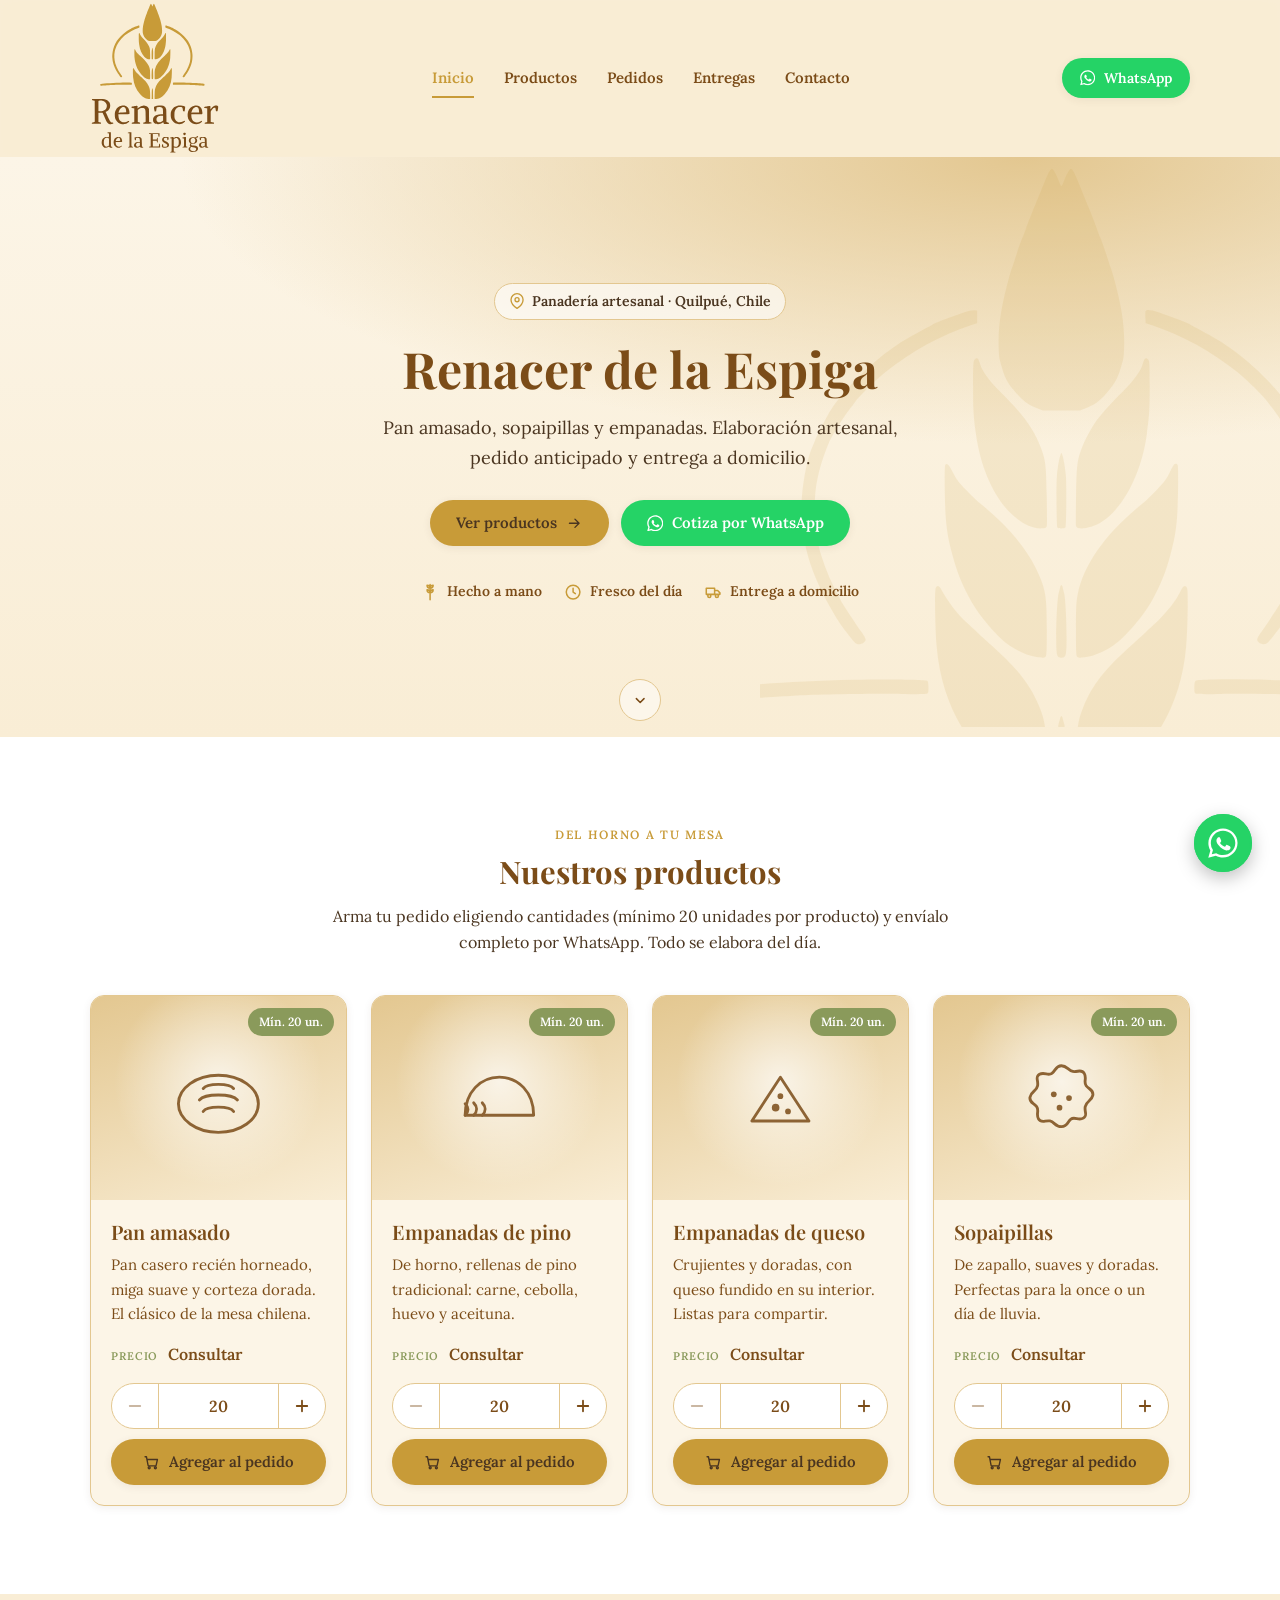
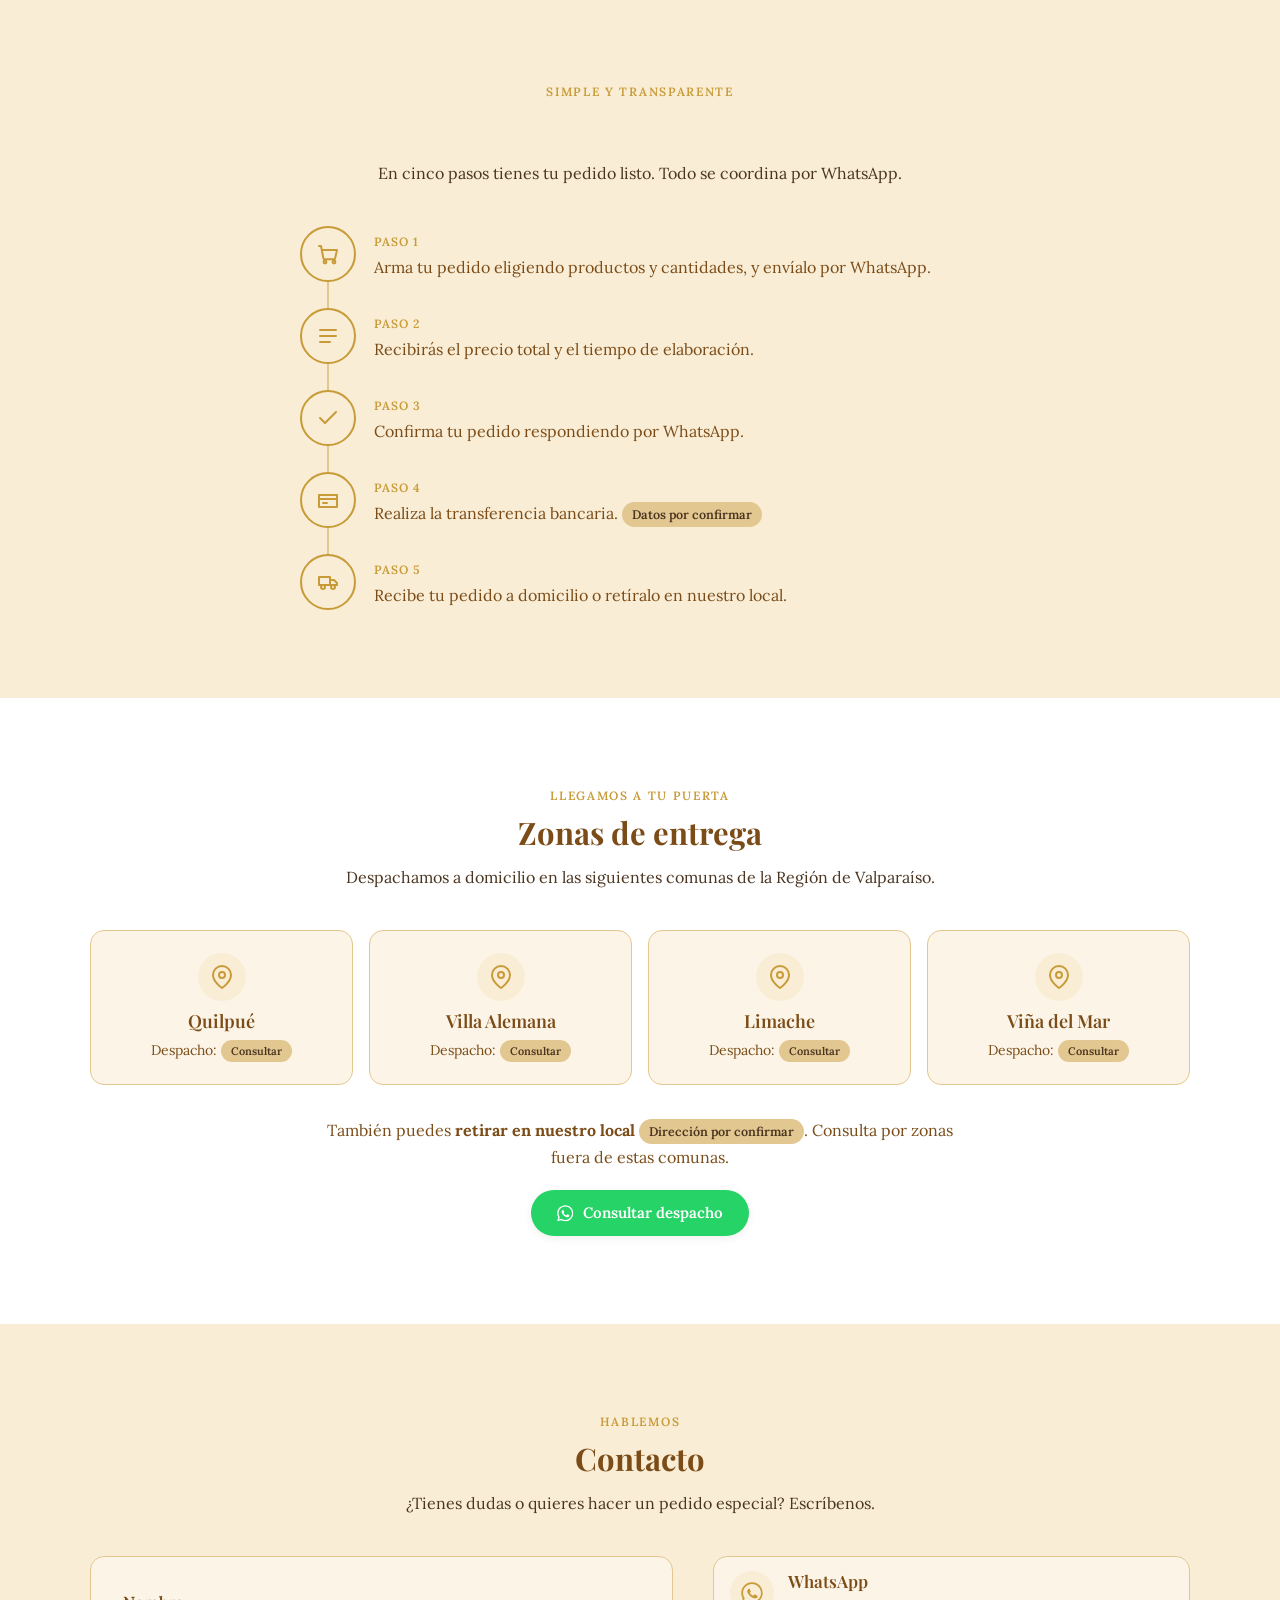
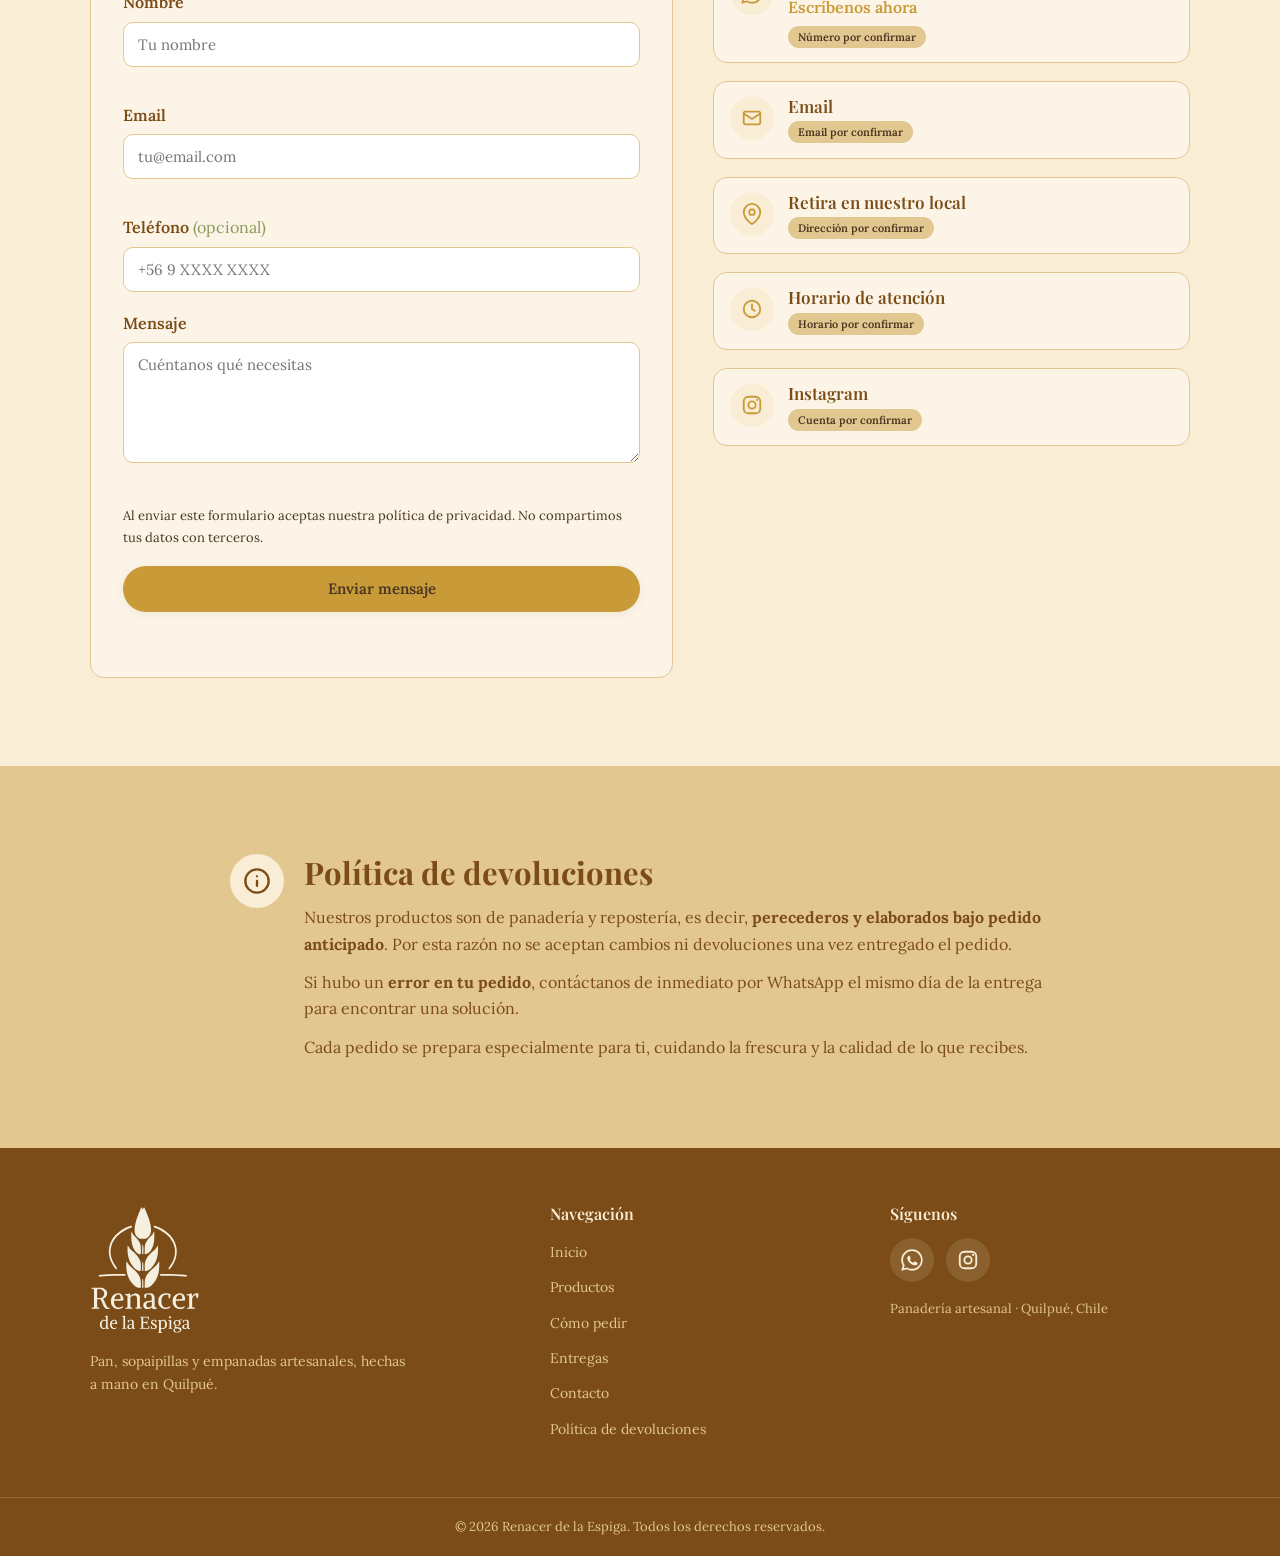
<file: index.html>
<!DOCTYPE html>
<html lang="es">
<head>
  <meta charset="UTF-8">
  <meta name="viewport" content="width=device-width, initial-scale=1.0">

  <title>Renacer de la Espiga · Panadería artesanal en Quilpué</title>
  <meta name="description" content="Pan amasado, sopaipillas y empanadas artesanales en Quilpué. Elaboración del día, pedido anticipado y entrega a domicilio en Quilpué, Villa Alemana, Limache y Viña del Mar.">
  <meta name="keywords" content="panadería Quilpué, pan amasado, sopaipillas, empanadas, artesanal, entrega a domicilio, Renacer de la Espiga">
  <meta name="author" content="Renacer de la Espiga">
  <meta name="robots" content="index, follow">
  <meta name="theme-color" content="#F9EDD5">
  <link rel="canonical" href="https://renacerdelaespiga.cl/">
  <link rel="manifest" href="manifest.webmanifest">

  <!-- Open Graph -->
  <meta property="og:type" content="website">
  <meta property="og:title" content="Renacer de la Espiga · Panadería artesanal en Quilpué">
  <meta property="og:description" content="Pan amasado, sopaipillas y empanadas artesanales. Pedido anticipado y entrega a domicilio en Quilpué y alrededores.">
  <meta property="og:url" content="https://renacerdelaespiga.cl/">
  <meta property="og:image" content="https://renacerdelaespiga.cl/assets/img/og-cover.png">
  <meta property="og:image:width" content="1200">
  <meta property="og:image:height" content="630">
  <meta property="og:locale" content="es_CL">
  <meta property="og:site_name" content="Renacer de la Espiga">

  <!-- Twitter Card -->
  <meta name="twitter:card" content="summary_large_image">
  <meta name="twitter:title" content="Renacer de la Espiga · Panadería artesanal en Quilpué">
  <meta name="twitter:description" content="Pan amasado, sopaipillas y empanadas artesanales. Pedido anticipado y entrega a domicilio.">
  <meta name="twitter:image" content="https://renacerdelaespiga.cl/assets/img/og-cover.png">

  <!-- Favicon e iconos -->
  <link rel="icon" type="image/svg+xml" href="assets/logo/favicon.svg">
  <link rel="apple-touch-icon" href="assets/img/apple-touch-icon.png">

  <!-- Fonts (Google Fonts) -->
  <link rel="preconnect" href="https://fonts.googleapis.com">
  <link rel="preconnect" href="https://fonts.gstatic.com" crossorigin>
  <link href="https://fonts.googleapis.com/css2?family=Lora:wght@400;500;600&family=Playfair+Display:wght@500;600;700&display=swap" rel="stylesheet">

  <!-- Estilos -->
  <link rel="stylesheet" href="css/styles.css">

  <!-- Datos estructurados: negocio local -->
  <script type="application/ld+json">
  {
    "@context": "https://schema.org",
    "@type": "Bakery",
    "name": "Renacer de la Espiga",
    "description": "Panadería artesanal en Quilpué. Pan amasado, sopaipillas y empanadas con pedido anticipado y entrega a domicilio.",
    "image": "https://renacerdelaespiga.cl/assets/img/og-cover.png",
    "url": "https://renacerdelaespiga.cl/",
    "priceRange": "$$",
    "servesCuisine": "Panadería artesanal",
    "areaServed": ["Quilpué", "Villa Alemana", "Limache", "Viña del Mar"],
    "address": {
      "@type": "PostalAddress",
      "addressLocality": "Quilpué",
      "addressRegion": "Valparaíso",
      "addressCountry": "CL"
    }
  }
  </script>

  <!-- Datos estructurados: catálogo de productos -->
  <!-- NOTA: cuando se confirmen los precios, añadir a cada item un bloque
       "offers": { "@type": "Offer", "priceCurrency": "CLP", "price": "0000",
       "availability": "https://schema.org/PreOrder" } -->
  <script type="application/ld+json">
  {
    "@context": "https://schema.org",
    "@type": "ItemList",
    "name": "Catálogo Renacer de la Espiga",
    "itemListElement": [
      { "@type": "ListItem", "position": 1, "item": { "@type": "Product", "name": "Pan amasado", "description": "Pan casero recién horneado, miga suave y corteza dorada.", "brand": { "@type": "Brand", "name": "Renacer de la Espiga" } } },
      { "@type": "ListItem", "position": 2, "item": { "@type": "Product", "name": "Empanadas de pino", "description": "De horno, rellenas de pino tradicional: carne, cebolla, huevo y aceituna.", "brand": { "@type": "Brand", "name": "Renacer de la Espiga" } } },
      { "@type": "ListItem", "position": 3, "item": { "@type": "Product", "name": "Empanadas de queso", "description": "Crujientes y doradas, con queso fundido en su interior.", "brand": { "@type": "Brand", "name": "Renacer de la Espiga" } } },
      { "@type": "ListItem", "position": 4, "item": { "@type": "Product", "name": "Sopaipillas", "description": "De zapallo, suaves y doradas. Perfectas para la once.", "brand": { "@type": "Brand", "name": "Renacer de la Espiga" } } }
    ]
  }
  </script>
</head>
<body>
  <!-- ============================================================
       SPRITE DE ICONOS — definidos una sola vez, se referencian con
       <svg class="icon"><use href="#ic-..."></use></svg>
       ============================================================ -->
  <svg class="svg-sprite" aria-hidden="true" focusable="false" xmlns="http://www.w3.org/2000/svg">
    <defs>
      <symbol id="ic-wa" viewBox="0 0 32 32"><path fill="currentColor" d="M16 .4C7.4.4.4 7.4.4 16c0 2.8.7 5.5 2.1 7.9L.3 31.7l8-2.1c2.3 1.3 4.9 1.9 7.6 1.9 8.6 0 15.6-7 15.6-15.6S24.6.4 16 .4zm0 28.5c-2.4 0-4.7-.6-6.7-1.8l-.5-.3-4.8 1.3 1.3-4.6-.3-.5a12.7 12.7 0 0 1-2-6.7C2.9 8.8 8.8 2.9 16 2.9S29.1 8.8 29.1 16 23.2 28.9 16 28.9zm7.2-9.6c-.4-.2-2.3-1.1-2.7-1.3-.4-.1-.6-.2-.9.2-.3.4-1 1.3-1.2 1.5-.2.2-.4.3-.8.1-.4-.2-1.7-.6-3.2-2-.6-.5-1-1.1-1.4-1.5-.3-.4 0-.6.2-.8.2-.2.4-.4.5-.7.2-.2.2-.4.4-.6.1-.3 0-.5 0-.7-.1-.2-.9-2.1-1.2-2.9-.3-.8-.6-.7-.9-.7h-.7c-.2 0-.6.1-1 .5-.3.4-1.3 1.3-1.3 3.1s1.3 3.6 1.5 3.9c.2.2 2.6 4 6.3 5.5.9.4 1.6.6 2.1.8.9.3 1.7.2 2.3.1.7-.1 2.3-.9 2.6-1.8.3-.9.3-1.6.2-1.8-.1-.2-.3-.3-.7-.5z"/></symbol>
      <symbol id="ic-pin" viewBox="0 0 24 24" fill="none" stroke="currentColor" stroke-width="2" stroke-linecap="round" stroke-linejoin="round"><path d="M21 10c0 7-9 13-9 13s-9-6-9-13a9 9 0 0 1 18 0Z"/><circle cx="12" cy="10" r="3"/></symbol>
      <symbol id="ic-arrow-right" viewBox="0 0 24 24" fill="none" stroke="currentColor" stroke-width="2" stroke-linecap="round" stroke-linejoin="round"><path d="M5 12h14M13 6l6 6-6 6"/></symbol>
      <symbol id="ic-wheat" viewBox="0 0 24 24" fill="none" stroke="currentColor" stroke-width="2" stroke-linecap="round" stroke-linejoin="round"><path d="M12 2v20M12 7c0-2 1.5-4 4-4 0 2-1.5 4-4 4Zm0 0c0-2-1.5-4-4-4 0 2 1.5 4 4 4Zm0 6c0-2 1.5-4 4-4 0 2-1.5 4-4 4Zm0 0c0-2-1.5-4-4-4 0 2 1.5 4 4 4Z"/></symbol>
      <symbol id="ic-clock" viewBox="0 0 24 24" fill="none" stroke="currentColor" stroke-width="2" stroke-linecap="round" stroke-linejoin="round"><circle cx="12" cy="12" r="9"/><path d="M12 7v5l3 2"/></symbol>
      <symbol id="ic-truck" viewBox="0 0 24 24" fill="none" stroke="currentColor" stroke-width="2" stroke-linecap="round" stroke-linejoin="round"><path d="M3 7h11v8H3zM14 10h4l3 3v2h-7zM7 19a2 2 0 1 0 0-4 2 2 0 0 0 0 4Zm10 0a2 2 0 1 0 0-4 2 2 0 0 0 0 4Z"/></symbol>
      <symbol id="ic-chevron-down" viewBox="0 0 24 24" fill="none" stroke="currentColor" stroke-width="2" stroke-linecap="round" stroke-linejoin="round"><path d="M7 10l5 5 5-5"/></symbol>
      <symbol id="ic-chevron-up" viewBox="0 0 24 24" fill="none" stroke="currentColor" stroke-width="2" stroke-linecap="round" stroke-linejoin="round"><path d="M7 14l5-5 5 5"/></symbol>
      <symbol id="ic-list" viewBox="0 0 24 24" fill="none" stroke="currentColor" stroke-width="2" stroke-linecap="round" stroke-linejoin="round"><path d="M4 6h16M4 12h16M4 18h10"/></symbol>
      <symbol id="ic-check" viewBox="0 0 24 24" fill="none" stroke="currentColor" stroke-width="2" stroke-linecap="round" stroke-linejoin="round"><path d="M20 6 9 17l-5-5"/></symbol>
      <symbol id="ic-receipt" viewBox="0 0 24 24" fill="none" stroke="currentColor" stroke-width="2" stroke-linecap="round" stroke-linejoin="round"><path d="M3 7h18v12H3zM3 11h18M7 15h4"/></symbol>
      <symbol id="ic-mail" viewBox="0 0 24 24" fill="none" stroke="currentColor" stroke-width="2" stroke-linecap="round" stroke-linejoin="round"><rect x="3" y="5" width="18" height="14" rx="2"/><path d="m3 7 9 6 9-6"/></symbol>
      <symbol id="ic-instagram" viewBox="0 0 24 24" fill="none" stroke="currentColor" stroke-width="2"><rect x="3" y="3" width="18" height="18" rx="5"/><circle cx="12" cy="12" r="4"/><circle cx="17.5" cy="6.5" r="1.2" fill="currentColor" stroke="none"/></symbol>
      <symbol id="ic-info" viewBox="0 0 24 24" fill="none" stroke="currentColor" stroke-width="2" stroke-linecap="round" stroke-linejoin="round"><circle cx="12" cy="12" r="10"/><path d="M12 8v.01M12 12v4"/></symbol>
      <symbol id="ic-plus" viewBox="0 0 24 24" fill="none" stroke="currentColor" stroke-width="2.4" stroke-linecap="round"><path d="M12 5v14M5 12h14"/></symbol>
      <symbol id="ic-minus" viewBox="0 0 24 24" fill="none" stroke="currentColor" stroke-width="2.4" stroke-linecap="round"><path d="M5 12h14"/></symbol>
      <symbol id="ic-cart" viewBox="0 0 24 24" fill="none" stroke="currentColor" stroke-width="2" stroke-linecap="round" stroke-linejoin="round"><path d="M3 4h2l2.4 12.4a1 1 0 0 0 1 .8h9.7a1 1 0 0 0 1-.8L21 8H6"/><circle cx="9" cy="20" r="1.4"/><circle cx="18" cy="20" r="1.4"/></symbol>
      <symbol id="ic-trash" viewBox="0 0 24 24" fill="none" stroke="currentColor" stroke-width="2" stroke-linecap="round" stroke-linejoin="round"><path d="M4 7h16M9 7V5h6v2M6 7l1 13h10l1-13"/></symbol>
      <symbol id="ic-x" viewBox="0 0 24 24" fill="none" stroke="currentColor" stroke-width="2" stroke-linecap="round" stroke-linejoin="round"><path d="M6 6l12 12M18 6 6 18"/></symbol>
    </defs>
  </svg>

  <!-- Saltar al contenido (accesibilidad) -->
  <a class="skip-link" href="#inicio">Saltar al contenido</a>

  <!-- ===================== HEADER ===================== -->
  <header class="header" id="top">
    <div class="container header__inner">
      <a class="header__logo" href="#inicio" aria-label="Renacer de la Espiga, ir al inicio">
        <img src="assets/logo/logo-transparente.svg" alt="Logo Renacer de la Espiga" width="180" height="120">
      </a>

      <nav class="header__nav" aria-label="Navegación principal">
        <ul class="header__menu" id="navMenu">
          <li><a href="#inicio" class="is-active">Inicio</a></li>
          <li><a href="#productos">Productos</a></li>
          <li><a href="#pedidos">Pedidos</a></li>
          <li><a href="#entregas">Entregas</a></li>
          <li><a href="#contacto">Contacto</a></li>
        </ul>
      </nav>

      <a class="btn btn--whatsapp btn--sm header__cta" href="#" data-wa-cta>
        <svg class="icon" aria-hidden="true"><use href="#ic-wa"></use></svg>
        <span>WhatsApp</span>
      </a>

      <button class="header__toggle" id="navToggle" aria-label="Abrir menú" aria-expanded="false" aria-controls="navMenu">
        <span class="header__toggle-bar"></span>
        <span class="header__toggle-bar"></span>
        <span class="header__toggle-bar"></span>
      </button>
    </div>
  </header>

  <!-- Overlay para menú móvil -->
  <div class="nav-overlay" id="navOverlay" hidden></div>

  <main>
    <!-- ===================== HERO ===================== -->
    <section class="hero" id="inicio">
      <svg class="hero__wheat" viewBox="653 385 615 615" aria-hidden="true" focusable="false">
        <g transform="translate(0,2000) scale(0.1,-0.1)" fill="currentColor">
          <path d="M9688 16063 c-17 -38 -48 -111 -68 -163 -21 -52 -61 -151 -90 -220 -28 -69 -63 -159 -77 -200 -14 -41 -30 -84 -36 -95 -14 -26 -51 -129 -83 -235 -15 -47 -30 -94 -35 -105 -5 -11 -18 -54 -30 -95 -85 -306 -119 -508 -119 -720 0 -80 5 -163 10 -185 47 -184 72 -240 149 -336 95 -118 147 -161 244 -200 l82 -34 205 0 205 0 82 34 c97 39 149 82 244 200 77 96 102 152 149 336 5 22 10 105 10 185 0 212 -34 414 -119 720 -12 41 -25 84 -30 95 -5 11 -20 58 -35 105 -32 106 -69 209 -83 235 -6 11 -22 54 -36 95 -14 41 -49 131 -77 200 -29 69 -69 168 -90 220 -63 160 -98 230 -114 230 -16 0 -50 -59 -81 -142 -10 -27 -21 -48 -25 -48 -4 0 -15 21 -25 48 -31 83 -65 142 -81 142 -9 0 -27 -27 -46 -67z M8775 14554 c-38 -14 -97 -34 -130 -45 -33 -11 -75 -26 -92 -35 -18 -8 -51 -21 -74 -30 -23 -8 -47 -18 -53 -23 -6 -4 -56 -32 -111 -61 -169 -90 -238 -132 -378 -233 -222 -160 -490 -435 -633 -650 -32 -49 -150 -277 -169 -327 -10 -25 -25 -63 -35 -86 -46 -102 -94 -337 -109 -524 -10 -119 -9 -172 4 -300 8 -85 19 -176 25 -202 5 -27 14 -67 19 -90 41 -197 158 -467 309 -715 60 -100 81 -129 165 -235 61 -77 73 -88 101 -88 40 0 76 25 76 52 0 11 -22 50 -49 87 -57 79 -221 329 -221 338 0 3 -17 36 -38 72 -65 115 -124 254 -178 421 -77 239 -96 616 -42 850 34 150 69 259 126 395 27 63 163 285 218 354 27 35 59 77 71 94 44 61 234 247 335 328 274 221 611 405 933 511 l70 23 0 70 0 70 -35 2 c-19 2 -66 -9 -105 -23z M10764 14566 c-3 -7 -4 -40 -2 -72 l3 -59 70 -23 c322 -106 659 -290 933 -511 101 -81 291 -267 335 -328 12 -17 44 -59 71 -94 55 -69 191 -291 218 -354 57 -136 92 -245 126 -395 42 -183 41 -474 -1 -680 -15 -69 -33 -145 -41 -170 -54 -167 -113 -306 -178 -421 -21 -36 -38 -69 -38 -72 0 -9 -164 -259 -221 -338 -27 -37 -49 -76 -49 -87 0 -27 36 -52 76 -52 28 0 40 11 101 88 84 106 105 135 165 235 151 248 268 518 309 715 5 23 14 63 19 90 6 26 17 117 25 202 13 128 14 181 4 300 -15 187 -63 422 -109 524 -10 23 -25 61 -35 86 -19 50 -137 278 -169 327 -143 215 -411 490 -633 650 -140 101 -209 143 -378 233 -55 29 -105 57 -111 61 -6 5 -30 15 -53 23 -23 9 -56 22 -74 30 -17 9 -59 24 -92 35 -33 11 -91 31 -130 45 -78 28 -133 33 -141 12z M8886 14034 c-14 -13 -16 -54 -16 -288 0 -257 4 -316 31 -526 47 -354 188 -679 377 -868 116 -116 244 -178 352 -170 36 2 45 7 50 26 3 12 2 163 -1 335 -6 333 -12 384 -64 523 -78 208 -187 357 -452 621 -119 118 -192 219 -214 293 -20 71 -34 83 -63 54z M10753 14038 c-5 -7 -15 -33 -22 -58 -22 -74 -95 -175 -214 -293 -136 -135 -255 -268 -301 -335 -50 -72 -121 -207 -151 -286 -52 -139 -58 -190 -64 -523 -3 -172 -4 -323 -1 -335 12 -51 173 -27 280 42 246 160 441 539 499 970 27 210 31 269 31 526 0 234 -2 275 -16 288 -19 19 -28 20 -41 4z M9816 12938 c-9 -40 -20 -118 -25 -174 -9 -110 -5 -559 4 -574 3 -6 24 -10 45 -10 21 0 42 4 45 10 9 15 13 464 4 574 -9 107 -36 246 -49 246 -4 0 -15 -33 -24 -72z M8564 12878 c-11 -17 -6 -442 7 -593 13 -146 28 -231 73 -400 49 -181 95 -299 187 -472 97 -183 315 -440 442 -521 105 -68 208 -112 294 -124 66 -10 84 -9 97 1 14 12 16 51 16 303 0 383 -12 451 -123 678 -112 231 -334 486 -614 709 -26 21 -93 85 -149 143 -80 84 -109 123 -145 194 -43 86 -68 110 -85 82z M11073 12878 c-6 -7 -27 -48 -48 -91 -30 -61 -61 -102 -139 -184 -56 -59 -123 -123 -149 -144 -397 -315 -651 -668 -717 -996 -17 -88 -20 -140 -20 -391 0 -252 2 -291 16 -303 13 -10 31 -11 97 -1 86 12 189 56 294 124 127 81 345 338 442 521 92 173 138 291 187 472 45 169 60 254 73 400 13 149 18 576 8 593 -5 6 -14 12 -21 12 -8 0 -18 -6 -23 -12z M9825 11533 c-3 -16 -10 -45 -16 -66 -14 -52 -28 -331 -26 -518 2 -170 8 -189 57 -189 49 0 55 19 57 189 2 187 -12 466 -26 518 -6 21 -13 50 -16 66 -3 15 -10 27 -15 27 -5 0 -12 -12 -15 -27z M8459 11523 c-13 -32 -6 -444 11 -638 40 -462 201 -850 488 -1178 89 -102 156 -164 231 -213 183 -120 221 -134 372 -134 l117 0 4 78 c2 42 0 178 -4 302 -7 248 -22 341 -79 480 -101 245 -229 409 -534 683 -43 40 -109 99 -145 133 -36 33 -89 82 -117 108 -112 103 -202 221 -288 376 -19 36 -43 37 -56 3z M11166 11525 c-9 -13 -16 -27 -16 -30 0 -3 -18 -36 -40 -73 -46 -77 -156 -207 -233 -278 -28 -26 -81 -75 -117 -108 -36 -34 -102 -93 -145 -133 -305 -274 -433 -438 -534 -683 -57 -139 -72 -232 -79 -480 -4 -124 -6 -260 -4 -302 l4 -78 117 0 c151 0 189 14 372 134 75 49 142 111 231 213 287 328 448 716 488 1178 17 192 24 606 11 638 -13 34 -34 35 -55 2z M7550 10518 c-683 -17 -1375 -64 -1406 -95 -17 -18 -19 -94 -2 -111 15 -15 139 -16 256 -2 45 5 169 14 275 19 106 6 228 13 272 16 191 13 911 24 1136 18 135 -3 257 -3 272 1 26 6 27 9 27 70 0 39 -5 67 -12 73 -18 15 -465 20 -818 11z M11511 10522 c-115 -1 -189 -7 -198 -13 -8 -7 -13 -34 -13 -75 0 -61 1 -64 27 -70 15 -4 137 -4 272 -1 225 6 945 -5 1136 -18 44 -3 166 -10 272 -16 106 -5 230 -14 275 -19 117 -14 241 -13 256 2 17 17 15 93 -2 111 -47 46 -1336 109 -2025 99z M9825 10093 c-3 -16 -11 -44 -17 -63 -6 -21 -13 -162 -15 -352 l-5 -318 52 0 52 0 -5 318 c-2 190 -9 331 -15 352 -6 19 -14 47 -17 63 -3 15 -10 27 -15 27 -5 0 -12 -12 -15 -27z"/>
        </g>
      </svg>

      <div class="container hero__inner">
        <p class="hero__eyebrow">
          <svg class="icon" aria-hidden="true"><use href="#ic-pin"></use></svg>
          Panadería artesanal · Quilpué, Chile
        </p>
        <h1 class="hero__title">Renacer de la Espiga</h1>
        <p class="hero__subtitle">Pan amasado, sopaipillas y empanadas. Elaboración artesanal, pedido anticipado y entrega a domicilio.</p>
        <div class="hero__actions">
          <a class="btn btn--primary" href="#productos">
            Ver productos
            <svg class="icon" aria-hidden="true"><use href="#ic-arrow-right"></use></svg>
          </a>
          <a class="btn btn--whatsapp" href="#" data-wa-cta>
            <svg class="icon" aria-hidden="true"><use href="#ic-wa"></use></svg>
            Cotiza por WhatsApp
          </a>
        </div>

        <ul class="hero__trust">
          <li><svg class="icon" aria-hidden="true"><use href="#ic-wheat"></use></svg> Hecho a mano</li>
          <li><svg class="icon" aria-hidden="true"><use href="#ic-clock"></use></svg> Fresco del día</li>
          <li><svg class="icon" aria-hidden="true"><use href="#ic-truck"></use></svg> Entrega a domicilio</li>
        </ul>
      </div>

      <a class="hero__scroll" href="#productos" aria-label="Ver productos">
        <svg class="icon" aria-hidden="true"><use href="#ic-chevron-down"></use></svg>
      </a>
    </section>

    <!-- ===================== PRODUCTOS ===================== -->
    <section class="section section--productos" id="productos">
      <div class="container">
        <p class="section__eyebrow reveal">Del horno a tu mesa</p>
        <h2 class="section__title reveal">Nuestros productos</h2>
        <p class="section__intro reveal">Arma tu pedido eligiendo cantidades (mínimo 20 unidades por producto) y envíalo completo por WhatsApp. Todo se elabora del día.</p>

        <div class="productos__grid" id="productosGrid">
          <!-- Pan amasado -->
          <article class="producto reveal" data-producto>
            <div class="producto__img">
              <span class="producto__min-badge">Mín. 20 un.</span>
              <svg class="producto__ilustracion" viewBox="0 0 120 120" aria-hidden="true">
                <ellipse cx="60" cy="66" rx="42" ry="30" fill="none" stroke="currentColor" stroke-width="3"/>
                <path d="M44 50c4-6 28-6 32 0M40 62c6-7 34-7 40 0M44 74c4-6 28-6 32 0" fill="none" stroke="currentColor" stroke-width="3" stroke-linecap="round"/>
              </svg>
            </div>
            <div class="producto__body">
              <h3 class="producto__nombre" id="p-pan-amasado">Pan amasado</h3>
              <p class="producto__desc">Pan casero recién horneado, miga suave y corteza dorada. El clásico de la mesa chilena.</p>
              <p class="producto__precio"><span class="producto__precio-label">Precio</span> Consultar</p>
              <div class="producto__pedido">
                <div class="stepper" data-stepper>
                  <button type="button" class="stepper__btn" data-step="-1" aria-label="Restar unidades a Pan amasado"><svg class="icon" aria-hidden="true"><use href="#ic-minus"></use></svg></button>
                  <input class="stepper__input" type="number" inputmode="numeric" value="20" min="20" step="1" aria-labelledby="p-pan-amasado" aria-label="Cantidad de Pan amasado">
                  <button type="button" class="stepper__btn" data-step="1" aria-label="Sumar unidades a Pan amasado"><svg class="icon" aria-hidden="true"><use href="#ic-plus"></use></svg></button>
                </div>
                <button type="button" class="btn btn--primary btn--block producto__add"
                        data-add data-id="pan-amasado" data-nombre="Pan amasado">
                  <svg class="icon" aria-hidden="true"><use href="#ic-cart"></use></svg>
                  <span class="producto__add-label">Agregar al pedido</span>
                </button>
              </div>
            </div>
          </article>

          <!-- Empanadas de pino -->
          <article class="producto reveal" data-producto>
            <div class="producto__img">
              <span class="producto__min-badge">Mín. 20 un.</span>
              <svg class="producto__ilustracion" viewBox="0 0 120 120" aria-hidden="true">
                <path d="M24 78c0-24 16-40 36-40s36 16 36 40Z" fill="none" stroke="currentColor" stroke-width="3" stroke-linejoin="round"/>
                <path d="M24 78c4-4 4-8 0-12m9 12c4-4 4-9 0-13m9 13c4-4 4-9 0-13" fill="none" stroke="currentColor" stroke-width="3" stroke-linecap="round"/>
              </svg>
            </div>
            <div class="producto__body">
              <h3 class="producto__nombre" id="p-empanadas-pino">Empanadas de pino</h3>
              <p class="producto__desc">De horno, rellenas de pino tradicional: carne, cebolla, huevo y aceituna.</p>
              <p class="producto__precio"><span class="producto__precio-label">Precio</span> Consultar</p>
              <div class="producto__pedido">
                <div class="stepper" data-stepper>
                  <button type="button" class="stepper__btn" data-step="-1" aria-label="Restar unidades a Empanadas de pino"><svg class="icon" aria-hidden="true"><use href="#ic-minus"></use></svg></button>
                  <input class="stepper__input" type="number" inputmode="numeric" value="20" min="20" step="1" aria-labelledby="p-empanadas-pino" aria-label="Cantidad de Empanadas de pino">
                  <button type="button" class="stepper__btn" data-step="1" aria-label="Sumar unidades a Empanadas de pino"><svg class="icon" aria-hidden="true"><use href="#ic-plus"></use></svg></button>
                </div>
                <button type="button" class="btn btn--primary btn--block producto__add"
                        data-add data-id="empanadas-pino" data-nombre="Empanadas de pino">
                  <svg class="icon" aria-hidden="true"><use href="#ic-cart"></use></svg>
                  <span class="producto__add-label">Agregar al pedido</span>
                </button>
              </div>
            </div>
          </article>

          <!-- Empanadas de queso -->
          <article class="producto reveal" data-producto>
            <div class="producto__img">
              <span class="producto__min-badge">Mín. 20 un.</span>
              <svg class="producto__ilustracion" viewBox="0 0 120 120" aria-hidden="true">
                <path d="M30 84L60 38l30 46Z" fill="none" stroke="currentColor" stroke-width="3" stroke-linejoin="round"/>
                <circle cx="55" cy="70" r="4" fill="currentColor"/>
                <circle cx="68" cy="74" r="3" fill="currentColor"/>
                <circle cx="60" cy="58" r="3" fill="currentColor"/>
              </svg>
            </div>
            <div class="producto__body">
              <h3 class="producto__nombre" id="p-empanadas-queso">Empanadas de queso</h3>
              <p class="producto__desc">Crujientes y doradas, con queso fundido en su interior. Listas para compartir.</p>
              <p class="producto__precio"><span class="producto__precio-label">Precio</span> Consultar</p>
              <div class="producto__pedido">
                <div class="stepper" data-stepper>
                  <button type="button" class="stepper__btn" data-step="-1" aria-label="Restar unidades a Empanadas de queso"><svg class="icon" aria-hidden="true"><use href="#ic-minus"></use></svg></button>
                  <input class="stepper__input" type="number" inputmode="numeric" value="20" min="20" step="1" aria-labelledby="p-empanadas-queso" aria-label="Cantidad de Empanadas de queso">
                  <button type="button" class="stepper__btn" data-step="1" aria-label="Sumar unidades a Empanadas de queso"><svg class="icon" aria-hidden="true"><use href="#ic-plus"></use></svg></button>
                </div>
                <button type="button" class="btn btn--primary btn--block producto__add"
                        data-add data-id="empanadas-queso" data-nombre="Empanadas de queso">
                  <svg class="icon" aria-hidden="true"><use href="#ic-cart"></use></svg>
                  <span class="producto__add-label">Agregar al pedido</span>
                </button>
              </div>
            </div>
          </article>

          <!-- Sopaipillas -->
          <article class="producto reveal" data-producto>
            <div class="producto__img">
              <span class="producto__min-badge">Mín. 20 un.</span>
              <svg class="producto__ilustracion" viewBox="0 0 120 120" aria-hidden="true">
                <path d="M60 26c6 0 7 5 12 6s9-3 12 2-1 9 2 13 8 4 7 10-7 6-8 12 3 9-2 12-9-2-13 1-3 8-10 8-7-5-12-6-9 3-12-2 1-9-2-13-8-4-7-10 7-6 8-12-3-9 2-12 9 2 13-1 4-8 10-8Z" fill="none" stroke="currentColor" stroke-width="3" stroke-linejoin="round"/>
                <circle cx="52" cy="56" r="3" fill="currentColor"/>
                <circle cx="68" cy="60" r="3" fill="currentColor"/>
                <circle cx="58" cy="70" r="3" fill="currentColor"/>
              </svg>
            </div>
            <div class="producto__body">
              <h3 class="producto__nombre" id="p-sopaipillas">Sopaipillas</h3>
              <p class="producto__desc">De zapallo, suaves y doradas. Perfectas para la once o un día de lluvia.</p>
              <p class="producto__precio"><span class="producto__precio-label">Precio</span> Consultar</p>
              <div class="producto__pedido">
                <div class="stepper" data-stepper>
                  <button type="button" class="stepper__btn" data-step="-1" aria-label="Restar unidades a Sopaipillas"><svg class="icon" aria-hidden="true"><use href="#ic-minus"></use></svg></button>
                  <input class="stepper__input" type="number" inputmode="numeric" value="20" min="20" step="1" aria-labelledby="p-sopaipillas" aria-label="Cantidad de Sopaipillas">
                  <button type="button" class="stepper__btn" data-step="1" aria-label="Sumar unidades a Sopaipillas"><svg class="icon" aria-hidden="true"><use href="#ic-plus"></use></svg></button>
                </div>
                <button type="button" class="btn btn--primary btn--block producto__add"
                        data-add data-id="sopaipillas" data-nombre="Sopaipillas">
                  <svg class="icon" aria-hidden="true"><use href="#ic-cart"></use></svg>
                  <span class="producto__add-label">Agregar al pedido</span>
                </button>
              </div>
            </div>
          </article>
        </div>
      </div>
    </section>

    <!-- ===================== CÓMO PEDIR ===================== -->
    <section class="section section--pasos" id="pedidos">
      <div class="container">
        <p class="section__eyebrow reveal">Simple y transparente</p>
        <h2 class="section__title reveal">¿Cómo hacer tu pedido?</h2>
        <p class="section__intro reveal">En cinco pasos tienes tu pedido listo. Todo se coordina por WhatsApp.</p>

        <ol class="pasos">
          <li class="paso reveal">
            <span class="paso__num"><svg class="icon" aria-hidden="true"><use href="#ic-cart"></use></svg></span>
            <div class="paso__cuerpo">
              <span class="paso__indice">Paso 1</span>
              <p class="paso__texto">Arma tu pedido eligiendo productos y cantidades, y envíalo por WhatsApp.</p>
            </div>
          </li>
          <li class="paso reveal">
            <span class="paso__num"><svg class="icon" aria-hidden="true"><use href="#ic-list"></use></svg></span>
            <div class="paso__cuerpo">
              <span class="paso__indice">Paso 2</span>
              <p class="paso__texto">Recibirás el precio total y el tiempo de elaboración.</p>
            </div>
          </li>
          <li class="paso reveal">
            <span class="paso__num"><svg class="icon" aria-hidden="true"><use href="#ic-check"></use></svg></span>
            <div class="paso__cuerpo">
              <span class="paso__indice">Paso 3</span>
              <p class="paso__texto">Confirma tu pedido respondiendo por WhatsApp.</p>
            </div>
          </li>
          <li class="paso reveal">
            <span class="paso__num"><svg class="icon" aria-hidden="true"><use href="#ic-receipt"></use></svg></span>
            <div class="paso__cuerpo">
              <span class="paso__indice">Paso 4</span>
              <p class="paso__texto">Realiza la transferencia bancaria. <span class="badge">Datos por confirmar</span></p>
            </div>
          </li>
          <li class="paso reveal">
            <span class="paso__num"><svg class="icon" aria-hidden="true"><use href="#ic-truck"></use></svg></span>
            <div class="paso__cuerpo">
              <span class="paso__indice">Paso 5</span>
              <p class="paso__texto">Recibe tu pedido a domicilio o retíralo en nuestro local.</p>
            </div>
          </li>
        </ol>
      </div>
    </section>

    <!-- ===================== ENTREGAS ===================== -->
    <section class="section section--entregas" id="entregas">
      <div class="container">
        <p class="section__eyebrow reveal">Llegamos a tu puerta</p>
        <h2 class="section__title reveal">Zonas de entrega</h2>
        <p class="section__intro reveal">Despachamos a domicilio en las siguientes comunas de la Región de Valparaíso.</p>

        <div class="entregas__grid">
          <div class="zona reveal"><span class="zona__icon"><svg class="icon" aria-hidden="true"><use href="#ic-pin"></use></svg></span><h3 class="zona__nombre">Quilpué</h3><p class="zona__costo">Despacho: <span class="badge">Consultar</span></p></div>
          <div class="zona reveal"><span class="zona__icon"><svg class="icon" aria-hidden="true"><use href="#ic-pin"></use></svg></span><h3 class="zona__nombre">Villa Alemana</h3><p class="zona__costo">Despacho: <span class="badge">Consultar</span></p></div>
          <div class="zona reveal"><span class="zona__icon"><svg class="icon" aria-hidden="true"><use href="#ic-pin"></use></svg></span><h3 class="zona__nombre">Limache</h3><p class="zona__costo">Despacho: <span class="badge">Consultar</span></p></div>
          <div class="zona reveal"><span class="zona__icon"><svg class="icon" aria-hidden="true"><use href="#ic-pin"></use></svg></span><h3 class="zona__nombre">Viña del Mar</h3><p class="zona__costo">Despacho: <span class="badge">Consultar</span></p></div>
        </div>

        <div class="entregas__cta reveal">
          <p class="entregas__nota">También puedes <strong>retirar en nuestro local</strong> <span class="badge">Dirección por confirmar</span>. Consulta por zonas fuera de estas comunas.</p>
          <a class="btn btn--whatsapp" href="#" data-wa-cta data-wa-text="Hola Renacer de la Espiga, quiero consultar por el despacho a mi comuna.">
            <svg class="icon" aria-hidden="true"><use href="#ic-wa"></use></svg>
            Consultar despacho
          </a>
        </div>
      </div>
    </section>

    <!-- ===================== CONTACTO ===================== -->
    <section class="section section--contacto" id="contacto">
      <div class="container">
        <p class="section__eyebrow reveal">Hablemos</p>
        <h2 class="section__title reveal">Contacto</h2>
        <p class="section__intro reveal">¿Tienes dudas o quieres hacer un pedido especial? Escríbenos.</p>

        <div class="contacto__grid">
          <form class="contacto__form reveal" id="contactForm" novalidate
                action="https://formspree.io/f/TU_FORM_ID" method="POST">
            <div class="form__hp" aria-hidden="true">
              <label for="website">No completar</label>
              <input type="text" id="website" name="_gotcha" tabindex="-1" autocomplete="off">
            </div>
            <input type="hidden" name="_subject" value="Nuevo mensaje desde renacerdelaespiga.cl">

            <div class="form__group">
              <label for="nombre">Nombre</label>
              <input type="text" id="nombre" name="nombre" placeholder="Tu nombre" required autocomplete="name">
              <span class="form__error" data-error-for="nombre"></span>
            </div>
            <div class="form__group">
              <label for="email">Email</label>
              <input type="email" id="email" name="email" placeholder="tu@email.com" required autocomplete="email">
              <span class="form__error" data-error-for="email"></span>
            </div>
            <div class="form__group">
              <label for="telefono">Teléfono <span class="form__opt">(opcional)</span></label>
              <input type="tel" id="telefono" name="telefono" placeholder="+56 9 XXXX XXXX" autocomplete="tel">
            </div>
            <div class="form__group">
              <label for="mensaje">Mensaje</label>
              <textarea id="mensaje" name="mensaje" rows="5" placeholder="Cuéntanos qué necesitas" required></textarea>
              <span class="form__error" data-error-for="mensaje"></span>
            </div>

            <p class="form__privacy">Al enviar este formulario aceptas nuestra política de privacidad. No compartimos tus datos con terceros.</p>

            <button type="submit" class="btn btn--primary btn--block" id="submitBtn">
              <span class="btn__label">Enviar mensaje</span>
              <span class="btn__spinner" hidden aria-hidden="true"></span>
            </button>
            <p class="form__status" id="formStatus" role="status" aria-live="polite"></p>
          </form>

          <aside class="contacto__datos reveal">
            <div class="dato">
              <span class="dato__icon"><svg class="icon" aria-hidden="true"><use href="#ic-wa"></use></svg></span>
              <div>
                <h3 class="dato__titulo">WhatsApp</h3>
                <a class="dato__link" href="#" data-wa-cta>Escríbenos ahora</a>
                <p class="dato__detalle"><span class="badge">Número por confirmar</span></p>
              </div>
            </div>
            <div class="dato">
              <span class="dato__icon"><svg class="icon" aria-hidden="true"><use href="#ic-mail"></use></svg></span>
              <div><h3 class="dato__titulo">Email</h3><p class="dato__detalle"><span class="badge">Email por confirmar</span></p></div>
            </div>
            <div class="dato">
              <span class="dato__icon"><svg class="icon" aria-hidden="true"><use href="#ic-pin"></use></svg></span>
              <div><h3 class="dato__titulo">Retira en nuestro local</h3><p class="dato__detalle"><span class="badge">Dirección por confirmar</span></p></div>
            </div>
            <div class="dato">
              <span class="dato__icon"><svg class="icon" aria-hidden="true"><use href="#ic-clock"></use></svg></span>
              <div><h3 class="dato__titulo">Horario de atención</h3><p class="dato__detalle"><span class="badge">Horario por confirmar</span></p></div>
            </div>
            <div class="dato">
              <span class="dato__icon"><svg class="icon" aria-hidden="true"><use href="#ic-instagram"></use></svg></span>
              <div><h3 class="dato__titulo">Instagram</h3><p class="dato__detalle"><span class="badge">Cuenta por confirmar</span></p></div>
            </div>
          </aside>
        </div>
      </div>
    </section>

    <!-- ===================== POLÍTICA DE DEVOLUCIONES ===================== -->
    <section class="section section--politica" id="politica">
      <div class="container">
        <div class="politica__inner reveal">
          <span class="politica__icon"><svg class="icon" aria-hidden="true"><use href="#ic-info"></use></svg></span>
          <div>
            <h2 class="section__title section__title--left">Política de devoluciones</h2>
            <div class="politica__texto">
              <p>Nuestros productos son de panadería y repostería, es decir, <strong>perecederos y elaborados bajo pedido anticipado</strong>. Por esta razón no se aceptan cambios ni devoluciones una vez entregado el pedido.</p>
              <p>Si hubo un <strong>error en tu pedido</strong>, contáctanos de inmediato por WhatsApp el mismo día de la entrega para encontrar una solución.</p>
              <p>Cada pedido se prepara especialmente para ti, cuidando la frescura y la calidad de lo que recibes.</p>
            </div>
          </div>
        </div>
      </div>
    </section>
  </main>

  <!-- ===================== FOOTER ===================== -->
  <footer class="footer">
    <div class="container footer__grid">
      <div class="footer__col footer__brand">
        <img class="footer__logo" src="assets/logo/logo-fondo-oscuro.svg" alt="Renacer de la Espiga" width="120" height="80" loading="lazy" decoding="async">
        <p class="footer__tagline">Pan, sopaipillas y empanadas artesanales, hechas a mano en Quilpué.</p>
      </div>
      <nav class="footer__col" aria-label="Navegación del pie">
        <h3 class="footer__heading">Navegación</h3>
        <ul class="footer__links">
          <li><a href="#inicio">Inicio</a></li>
          <li><a href="#productos">Productos</a></li>
          <li><a href="#pedidos">Cómo pedir</a></li>
          <li><a href="#entregas">Entregas</a></li>
          <li><a href="#contacto">Contacto</a></li>
          <li><a href="#politica">Política de devoluciones</a></li>
        </ul>
      </nav>
      <div class="footer__col">
        <h3 class="footer__heading">Síguenos</h3>
        <div class="footer__social">
          <a class="footer__social-link" href="#" data-wa-cta aria-label="WhatsApp"><svg class="icon" aria-hidden="true"><use href="#ic-wa"></use></svg></a>
          <a class="footer__social-link" href="#" aria-label="Instagram (por confirmar)"><svg class="icon" aria-hidden="true"><use href="#ic-instagram"></use></svg></a>
        </div>
        <p class="footer__lugar">Panadería artesanal · Quilpué, Chile</p>
      </div>
    </div>
    <div class="footer__bottom">
      <div class="container"><p class="footer__copy">© 2026 Renacer de la Espiga. Todos los derechos reservados.</p></div>
    </div>
  </footer>

  <!-- ===================== ARMADOR DE PEDIDO ===================== -->
  <!-- Barra inferior: aparece cuando hay productos en el pedido -->
  <div class="order-bar" id="orderBar" hidden>
    <div class="container order-bar__inner">
      <button type="button" class="order-bar__resumen" id="orderOpen" aria-haspopup="dialog" aria-controls="orderDrawer">
        <span class="order-bar__cart">
          <svg class="icon" aria-hidden="true"><use href="#ic-cart"></use></svg>
          <span class="order-bar__count" id="orderCount" aria-live="polite">0</span>
        </span>
        <span class="order-bar__texto" id="orderResumen">Tu pedido</span>
      </button>
      <button type="button" class="btn btn--whatsapp order-bar__enviar" id="orderSend">
        <svg class="icon" aria-hidden="true"><use href="#ic-wa"></use></svg>
        Enviar pedido
      </button>
    </div>
  </div>

  <!-- Drawer del pedido -->
  <div class="order-drawer" id="orderDrawer" role="dialog" aria-modal="true" aria-labelledby="orderTitle" hidden>
    <div class="order-drawer__panel">
      <div class="order-drawer__head">
        <h2 class="order-drawer__title" id="orderTitle">Tu pedido</h2>
        <button type="button" class="order-drawer__close" id="orderClose" aria-label="Cerrar"><svg class="icon" aria-hidden="true"><use href="#ic-x"></use></svg></button>
      </div>
      <ul class="order-drawer__list" id="orderList"></ul>
      <p class="order-drawer__empty" id="orderEmpty">Tu pedido está vacío. Agrega productos desde el catálogo.</p>
      <div class="order-drawer__foot">
        <p class="order-drawer__total"><span>Total de unidades</span> <strong id="orderTotal">0</strong></p>
        <p class="order-drawer__nota">El precio final se confirma por WhatsApp.</p>
        <button type="button" class="btn btn--whatsapp btn--block" id="orderSend2">
          <svg class="icon" aria-hidden="true"><use href="#ic-wa"></use></svg>
          Enviar pedido por WhatsApp
        </button>
        <button type="button" class="order-drawer__clear" id="orderClear">Vaciar pedido</button>
      </div>
    </div>
    <div class="order-drawer__backdrop" id="orderBackdrop"></div>
  </div>

  <!-- Botón flotante de WhatsApp -->
  <a class="wa-float" href="#" data-wa-cta aria-label="Contactar por WhatsApp">
    <svg class="wa-float__icon" aria-hidden="true"><use href="#ic-wa"></use></svg>
    <span class="wa-float__tip">¿Hacemos tu pedido?</span>
  </a>

  <!-- Botón volver arriba -->
  <button class="to-top" id="toTop" aria-label="Volver arriba" hidden>
    <svg class="icon" aria-hidden="true"><use href="#ic-chevron-up"></use></svg>
  </button>

  <!-- Aviso accesible para anuncios del pedido -->
  <p class="sr-only" id="srAnnounce" role="status" aria-live="polite"></p>

  <script src="js/script.js" defer></script>
</body>
</html>
</file>
<file: css/styles.css>
/* ============================================================
   Renacer de la Espiga — Hoja de estilos
   Mobile-first · Identidad de marca v1.0
   ============================================================ */

/* ---------- Variables ---------- */
:root {
  /* Colores de marca */
  --color-crema: #F9EDD5;
  --color-crema-2: #FCF5E7;
  --color-dorado: #C89B38;
  --color-marron: #7B4C18;
  --color-dorado-claro: #E3C790;
  --color-salvia: #8A9A5B;
  --color-cafe: #4A3520;
  --color-blanco: #FFFFFF;
  --color-whatsapp: #25D366;
  --color-error: #b3261e;

  /* Tipografía */
  --font-titulo: "Playfair Display", Georgia, serif;
  --font-cuerpo: "Lora", Georgia, serif;

  /* Espaciado */
  --espacio-seccion: 64px;
  --padding-lateral: 20px;
  --max-ancho: 1180px;

  /* Otros */
  --radio: 14px;
  --radio-sm: 10px;
  --transicion: 220ms ease;
  --sombra-sm: 0 2px 8px rgba(74, 53, 32, 0.08);
  --sombra: 0 6px 22px rgba(74, 53, 32, 0.12);
  --sombra-lg: 0 14px 40px rgba(74, 53, 32, 0.18);
  --header-altura: 76px;
}

/* ---------- Reset ligero ---------- */
*,
*::before,
*::after {
  box-sizing: border-box;
  margin: 0;
  padding: 0;
}

html {
  scroll-behavior: smooth;
  scroll-padding-top: calc(var(--header-altura) + 12px);
}

body {
  font-family: var(--font-cuerpo);
  font-weight: 400;
  font-size: 15px;
  line-height: 1.65;
  color: var(--color-marron);
  background-color: var(--color-crema);
  -webkit-font-smoothing: antialiased;
  overflow-x: hidden;
}

img { max-width: 100%; height: auto; display: block; }

a {
  color: var(--color-marron);
  text-decoration: none;
  transition: color var(--transicion);
}

h1, h2, h3 {
  font-family: var(--font-titulo);
  line-height: 1.22;
  color: var(--color-marron);
}

/* Icono SVG base */
.icon {
  width: 1.15em;
  height: 1.15em;
  flex-shrink: 0;
  display: inline-block;
  vertical-align: middle;
}

/* Sprite de iconos: oculto pero accesible al DOM */
.svg-sprite {
  position: absolute;
  width: 0;
  height: 0;
  overflow: hidden;
}

/* Solo para lectores de pantalla */
.sr-only {
  position: absolute;
  width: 1px;
  height: 1px;
  padding: 0;
  margin: -1px;
  overflow: hidden;
  clip: rect(0 0 0 0);
  white-space: nowrap;
  border: 0;
}

/* ---------- Utilidades ---------- */
.container {
  width: 100%;
  max-width: var(--max-ancho);
  margin: 0 auto;
  padding-left: var(--padding-lateral);
  padding-right: var(--padding-lateral);
}

.skip-link {
  position: absolute;
  left: -999px;
  top: 0;
  background: var(--color-marron);
  color: var(--color-crema);
  padding: 10px 16px;
  border-radius: 0 0 var(--radio-sm) 0;
  z-index: 1100;
}
.skip-link:focus { left: 0; }

/* Foco visible (accesibilidad) */
a:focus-visible,
button:focus-visible,
input:focus-visible,
textarea:focus-visible {
  outline: 3px solid var(--color-dorado);
  outline-offset: 2px;
  border-radius: 4px;
}

.badge {
  display: inline-block;
  background: var(--color-dorado-claro);
  color: var(--color-cafe);
  font-size: 0.78em;
  font-weight: 600;
  padding: 2px 10px;
  border-radius: 999px;
  white-space: nowrap;
}

/* Animación reveal on scroll (progressive enhancement) */
.js .reveal {
  opacity: 0;
  transform: translateY(24px);
  transition: opacity 0.6s ease, transform 0.6s ease;
}
.js .reveal.is-visible {
  opacity: 1;
  transform: none;
}

/* ---------- Botones ---------- */
.btn {
  display: inline-flex;
  align-items: center;
  justify-content: center;
  gap: 9px;
  min-height: 46px;
  padding: 12px 24px;
  font-family: var(--font-cuerpo);
  font-weight: 600;
  font-size: 15px;
  line-height: 1.2;
  border: 2px solid transparent;
  border-radius: 999px;
  cursor: pointer;
  transition: background var(--transicion), color var(--transicion),
              border-color var(--transicion), transform var(--transicion),
              box-shadow var(--transicion);
}
.btn:active { transform: translateY(1px); }
.btn .icon { width: 1.1em; height: 1.1em; }

.btn--primary {
  background: var(--color-dorado);
  color: var(--color-cafe);
  box-shadow: var(--sombra-sm);
}
.btn--primary:hover {
  background: #d4a948;
  color: var(--color-cafe);
  box-shadow: var(--sombra);
  transform: translateY(-2px);
}

.btn--whatsapp {
  background: var(--color-whatsapp);
  color: #fff;
  box-shadow: var(--sombra-sm);
}
.btn--whatsapp:hover {
  background: #1ebe5b;
  color: #fff;
  box-shadow: var(--sombra);
  transform: translateY(-2px);
}

.btn--sm { min-height: 40px; padding: 8px 16px; font-size: 14px; }
.btn--block { width: 100%; }

/* ---------- Header ---------- */
.header {
  position: sticky;
  top: 0;
  z-index: 1000;
  background: rgba(249, 237, 213, 0.92);
  backdrop-filter: saturate(140%) blur(8px);
  border-bottom: 1px solid transparent;
  transition: box-shadow var(--transicion), border-color var(--transicion), background var(--transicion);
}
.header.is-scrolled {
  box-shadow: var(--sombra-sm);
  border-bottom-color: var(--color-dorado-claro);
}
.header__inner {
  display: flex;
  align-items: center;
  justify-content: space-between;
  gap: 12px;
  min-height: var(--header-altura);
}
.header__logo img {
  width: 104px;
  height: auto;
  transition: width var(--transicion);
}

.header__cta { display: none; }

.header__toggle {
  display: inline-flex;
  flex-direction: column;
  justify-content: center;
  gap: 5px;
  width: 46px;
  height: 46px;
  background: transparent;
  border: none;
  cursor: pointer;
  z-index: 1001;
}
.header__toggle-bar {
  display: block;
  width: 26px;
  height: 3px;
  background: var(--color-marron);
  border-radius: 2px;
  transition: transform var(--transicion), opacity var(--transicion);
}
.header__toggle[aria-expanded="true"] .header__toggle-bar:nth-child(1) { transform: translateY(8px) rotate(45deg); }
.header__toggle[aria-expanded="true"] .header__toggle-bar:nth-child(2) { opacity: 0; }
.header__toggle[aria-expanded="true"] .header__toggle-bar:nth-child(3) { transform: translateY(-8px) rotate(-45deg); }

/* Menú móvil: panel deslizante */
.header__menu {
  list-style: none;
  position: fixed;
  top: 0;
  right: 0;
  width: min(82vw, 320px);
  height: 100dvh;
  padding: calc(var(--header-altura) + 16px) 28px 28px;
  background: var(--color-crema-2);
  box-shadow: var(--sombra-lg);
  display: flex;
  flex-direction: column;
  gap: 4px;
  transform: translateX(100%);
  transition: transform 0.3s ease;
  z-index: 1000;
}
.header__menu.is-open { transform: translateX(0); }
.header__menu a {
  display: block;
  padding: 14px 4px;
  font-weight: 600;
  font-size: 17px;
  border-bottom: 1px solid var(--color-dorado-claro);
  position: relative;
}
.header__menu a.is-active { color: var(--color-dorado); }
.header__menu a:hover { color: var(--color-dorado); }

.nav-overlay {
  position: fixed;
  inset: 0;
  background: rgba(74, 53, 32, 0.45);
  z-index: 999;
  opacity: 0;
  transition: opacity var(--transicion);
}
.nav-overlay.is-open { opacity: 1; }

/* ---------- Hero ---------- */
.hero {
  position: relative;
  min-height: 460px;
  display: flex;
  align-items: center;
  overflow: hidden;
  background:
    radial-gradient(120% 90% at 80% 0%, var(--color-dorado-claro) 0%, transparent 55%),
    linear-gradient(180deg, var(--color-crema-2) 0%, var(--color-crema) 100%);
  text-align: center;
  padding: 56px 0 64px;
}
.hero__wheat {
  position: absolute;
  right: -90px;
  top: 50%;
  transform: translateY(-50%);
  width: 460px;
  height: 460px;
  color: var(--color-dorado);
  opacity: 0.10;
  pointer-events: none;
}
.hero__inner {
  position: relative;
  z-index: 1;
  max-width: 720px;
}
.hero__eyebrow {
  display: inline-flex;
  align-items: center;
  gap: 7px;
  background: rgba(255, 255, 255, 0.6);
  border: 1px solid var(--color-dorado-claro);
  color: var(--color-cafe);
  font-weight: 600;
  font-size: 13px;
  padding: 6px 14px;
  border-radius: 999px;
  margin-bottom: 18px;
}
.hero__eyebrow .icon { color: var(--color-dorado); }
.hero__title {
  font-weight: 700;
  font-size: 30px;
  margin-bottom: 14px;
}
.hero__subtitle {
  font-size: 16px;
  max-width: 540px;
  margin: 0 auto 28px;
  color: var(--color-cafe);
}
.hero__actions {
  display: flex;
  flex-direction: column;
  gap: 12px;
  align-items: stretch;
  margin-bottom: 34px;
}
.hero__trust {
  list-style: none;
  display: flex;
  flex-wrap: wrap;
  justify-content: center;
  gap: 14px 22px;
}
.hero__trust li {
  display: inline-flex;
  align-items: center;
  gap: 8px;
  font-size: 14px;
  font-weight: 600;
  color: var(--color-marron);
}
.hero__trust .icon { color: var(--color-dorado); width: 1.3em; height: 1.3em; }

.hero__scroll {
  position: absolute;
  left: 50%;
  bottom: 16px;
  transform: translateX(-50%);
  z-index: 1;
  width: 42px;
  height: 42px;
  display: flex;
  align-items: center;
  justify-content: center;
  color: var(--color-marron);
  border: 1px solid var(--color-dorado-claro);
  border-radius: 50%;
  background: rgba(255, 255, 255, 0.5);
  animation: bob 1.8s ease-in-out infinite;
}
@keyframes bob {
  0%, 100% { transform: translateX(-50%) translateY(0); }
  50% { transform: translateX(-50%) translateY(5px); }
}

/* ---------- Secciones generales ---------- */
.section { padding: var(--espacio-seccion) 0; }
.section--productos { background: var(--color-blanco); }
.section--entregas  { background: var(--color-blanco); }
.section--politica  { background: var(--color-dorado-claro); }

.section__eyebrow {
  text-align: center;
  text-transform: uppercase;
  letter-spacing: 0.14em;
  font-size: 12px;
  font-weight: 600;
  color: var(--color-dorado);
  margin-bottom: 8px;
}
.section__title {
  font-weight: 700;
  font-size: 27px;
  text-align: center;
  margin-bottom: 12px;
}
.section__title--left { text-align: left; }
.section__intro {
  text-align: center;
  max-width: 620px;
  margin: 0 auto 40px;
  color: var(--color-cafe);
}

/* ---------- Productos ---------- */
.productos__grid {
  display: grid;
  grid-template-columns: 1fr;
  gap: 24px;
}
.producto {
  background: var(--color-crema-2);
  border: 1px solid var(--color-dorado-claro);
  border-radius: var(--radio);
  overflow: hidden;
  display: flex;
  flex-direction: column;
  box-shadow: var(--sombra-sm);
  transition: transform var(--transicion), box-shadow var(--transicion);
}
.producto:hover {
  transform: translateY(-6px);
  box-shadow: var(--sombra-lg);
}
.producto__img {
  position: relative;
  aspect-ratio: 5 / 4;
  display: flex;
  align-items: center;
  justify-content: center;
  background:
    radial-gradient(circle at 50% 42%, rgba(255,255,255,0.7), transparent 60%),
    linear-gradient(160deg, var(--color-dorado-claro), var(--color-crema));
}
.producto__ilustracion {
  width: 56%;
  height: 56%;
  color: var(--color-marron);
  opacity: 0.85;
}
.producto:hover .producto__ilustracion { color: var(--color-dorado); }
.producto__min-badge {
  position: absolute;
  top: 12px;
  right: 12px;
  background: var(--color-salvia);
  color: #fff;
  font-size: 12px;
  font-weight: 600;
  padding: 4px 11px;
  border-radius: 999px;
}
.producto__body {
  padding: 20px;
  display: flex;
  flex-direction: column;
  flex: 1;
}
.producto__nombre {
  font-weight: 600;
  font-size: 20px;
  margin-bottom: 8px;
}
.producto__desc {
  font-size: 15px;
  margin-bottom: 14px;
  flex: 1;
}
.producto__precio {
  font-weight: 600;
  font-size: 16px;
  color: var(--color-marron);
  margin-bottom: 16px;
}
.producto__precio-label {
  display: inline-block;
  font-family: var(--font-cuerpo);
  font-size: 11px;
  font-weight: 600;
  text-transform: uppercase;
  letter-spacing: 0.08em;
  color: var(--color-salvia);
  margin-right: 6px;
}

/* ---------- Pasos (timeline) ---------- */
.pasos {
  list-style: none;
  max-width: 680px;
  margin: 0 auto;
  position: relative;
}
.pasos::before {
  content: "";
  position: absolute;
  left: 27px;
  top: 24px;
  bottom: 24px;
  width: 2px;
  background: var(--color-dorado-claro);
}
.paso {
  position: relative;
  display: flex;
  align-items: flex-start;
  gap: 18px;
  padding-bottom: 26px;
}
.paso:last-child { padding-bottom: 0; }
.paso__num {
  position: relative;
  z-index: 1;
  flex-shrink: 0;
  width: 56px;
  height: 56px;
  display: flex;
  align-items: center;
  justify-content: center;
  background: var(--color-crema);
  color: var(--color-dorado);
  border: 2px solid var(--color-dorado);
  border-radius: 50%;
}
.paso__num .icon { width: 24px; height: 24px; }
.section--productos .paso__num,
.paso__num { background: var(--color-crema); }
.paso__cuerpo { padding-top: 6px; }
.paso__indice {
  display: block;
  font-size: 12px;
  font-weight: 600;
  text-transform: uppercase;
  letter-spacing: 0.08em;
  color: var(--color-dorado);
  margin-bottom: 2px;
}
.paso__texto { font-size: 16px; }

/* ---------- Entregas ---------- */
.entregas__grid {
  display: grid;
  grid-template-columns: 1fr;
  gap: 16px;
  margin-bottom: 32px;
}
.zona {
  border: 1px solid var(--color-dorado-claro);
  border-radius: var(--radio);
  padding: 22px 18px;
  text-align: center;
  background: var(--color-crema-2);
  transition: transform var(--transicion), box-shadow var(--transicion);
}
.zona:hover { transform: translateY(-4px); box-shadow: var(--sombra); }
.zona__icon {
  display: inline-flex;
  align-items: center;
  justify-content: center;
  width: 48px;
  height: 48px;
  margin-bottom: 10px;
  border-radius: 50%;
  background: var(--color-crema);
  color: var(--color-dorado);
}
.zona__icon .icon { width: 24px; height: 24px; }
.zona__nombre {
  font-weight: 600;
  font-size: 18px;
  margin-bottom: 6px;
}
.zona__costo { font-size: 14px; }
.entregas__cta {
  text-align: center;
  max-width: 640px;
  margin: 0 auto;
}
.entregas__nota { margin-bottom: 20px; }

/* ---------- Contacto ---------- */
.contacto__grid {
  display: grid;
  grid-template-columns: 1fr;
  gap: 36px;
}
.contacto__form {
  background: var(--color-crema-2);
  border: 1px solid var(--color-dorado-claro);
  border-radius: var(--radio);
  padding: 24px;
}
/* Honeypot oculto */
.form__hp {
  position: absolute;
  left: -9999px;
  width: 1px;
  height: 1px;
  overflow: hidden;
}
.form__group { margin-bottom: 18px; }
.form__group label {
  display: block;
  font-weight: 600;
  margin-bottom: 6px;
}
.form__opt { font-weight: 400; color: var(--color-salvia); }
.form__group input,
.form__group textarea {
  width: 100%;
  padding: 12px 14px;
  font-family: var(--font-cuerpo);
  font-size: 15px;
  color: var(--color-marron);
  background: var(--color-blanco);
  border: 1px solid var(--color-dorado-claro);
  border-radius: var(--radio-sm);
  transition: border-color var(--transicion), box-shadow var(--transicion);
}
.form__group input:focus,
.form__group textarea:focus {
  border-color: var(--color-dorado);
}
.form__group textarea { resize: vertical; }
.form__group input.is-invalid,
.form__group textarea.is-invalid { border-color: var(--color-error); }
.form__error {
  display: block;
  min-height: 1em;
  margin-top: 4px;
  font-size: 13px;
  color: var(--color-error);
}
.form__privacy {
  font-size: 13px;
  color: var(--color-cafe);
  margin-bottom: 18px;
}
.form__status {
  margin-top: 14px;
  font-weight: 600;
  min-height: 1.2em;
  text-align: center;
}
.form__status.is-success { color: #2e7d32; }
.form__status.is-error { color: var(--color-error); }

.btn__spinner {
  width: 16px;
  height: 16px;
  border: 2px solid rgba(74, 53, 32, 0.35);
  border-top-color: var(--color-cafe);
  border-radius: 50%;
  animation: spin 0.7s linear infinite;
}
@keyframes spin { to { transform: rotate(360deg); } }

.contacto__datos {
  display: flex;
  flex-direction: column;
  gap: 18px;
}
.dato {
  display: flex;
  gap: 14px;
  align-items: flex-start;
  padding: 14px 16px;
  background: var(--color-crema-2);
  border: 1px solid var(--color-dorado-claro);
  border-radius: var(--radio);
  transition: transform var(--transicion), box-shadow var(--transicion);
}
.dato:hover { transform: translateY(-3px); box-shadow: var(--sombra); }
.dato__icon {
  flex-shrink: 0;
  width: 44px;
  height: 44px;
  display: inline-flex;
  align-items: center;
  justify-content: center;
  border-radius: 50%;
  background: var(--color-crema);
  color: var(--color-dorado);
}
.dato__icon .icon { width: 22px; height: 22px; }
.dato__titulo { font-size: 17px; font-weight: 600; margin-bottom: 2px; }
.dato__link { color: var(--color-dorado); font-weight: 600; }
.dato__link:hover { text-decoration: underline; }
.dato__detalle { font-size: 14px; margin-top: 4px; }

/* ---------- Política ---------- */
.politica__inner {
  display: flex;
  gap: 20px;
  align-items: flex-start;
  max-width: 820px;
  margin: 0 auto;
}
.politica__icon {
  flex-shrink: 0;
  width: 54px;
  height: 54px;
  display: inline-flex;
  align-items: center;
  justify-content: center;
  border-radius: 50%;
  background: var(--color-crema);
  color: var(--color-marron);
}
.politica__icon .icon { width: 28px; height: 28px; }
.politica__texto p { margin-bottom: 12px; }
.politica__texto p:last-child { margin-bottom: 0; }

/* ---------- Footer ---------- */
.footer {
  background: var(--color-marron);
  color: var(--color-crema);
}
.footer__grid {
  display: grid;
  grid-template-columns: 1fr;
  gap: 32px;
  padding: 48px var(--padding-lateral);
}
.footer__brand { max-width: 320px; }
.footer__logo { width: 110px; height: auto; margin-bottom: 14px; }
.footer__tagline { font-size: 14px; color: var(--color-dorado-claro); }
.footer__heading {
  font-size: 16px;
  font-weight: 600;
  color: var(--color-crema);
  margin-bottom: 14px;
}
.footer__links { list-style: none; display: flex; flex-direction: column; gap: 9px; }
.footer__links a, .footer__lugar { color: var(--color-dorado-claro); font-size: 14px; }
.footer__links a:hover { color: var(--color-crema); }
.footer__social { display: flex; gap: 12px; margin-bottom: 16px; }
.footer__social-link {
  width: 44px;
  height: 44px;
  display: inline-flex;
  align-items: center;
  justify-content: center;
  border-radius: 50%;
  background: rgba(249, 237, 213, 0.12);
  color: var(--color-crema);
  transition: background var(--transicion), transform var(--transicion);
}
.footer__social-link:hover { background: var(--color-dorado); color: var(--color-cafe); transform: translateY(-3px); }
.footer__social-link .icon { width: 22px; height: 22px; }
.footer__lugar { font-size: 13px; }
.footer__bottom {
  border-top: 1px solid rgba(249, 237, 213, 0.18);
  padding: 18px 0;
}
.footer__copy { font-size: 13px; text-align: center; color: var(--color-dorado-claro); }

/* ---------- Botón flotante WhatsApp ---------- */
.wa-float {
  position: fixed;
  right: 18px;
  bottom: 18px;
  z-index: 980;
  width: 60px;
  height: 60px;
  display: flex;
  align-items: center;
  justify-content: center;
  background: var(--color-whatsapp);
  color: #fff;
  border-radius: 50%;
  box-shadow: 0 6px 18px rgba(0, 0, 0, 0.25);
  transition: transform var(--transicion), background var(--transicion);
}
.wa-float::after {
  content: "";
  position: absolute;
  inset: 0;
  border-radius: 50%;
  border: 2px solid var(--color-whatsapp);
  animation: pulse 2.2s ease-out infinite;
}
@keyframes pulse {
  0% { transform: scale(1); opacity: 0.6; }
  100% { transform: scale(1.5); opacity: 0; }
}
.wa-float:hover { background: #1ebe5b; transform: scale(1.06); }
.wa-float__icon { width: 30px; height: 30px; position: relative; z-index: 1; }
.wa-float__tip {
  position: absolute;
  right: 72px;
  background: var(--color-marron);
  color: var(--color-crema);
  font-size: 13px;
  font-weight: 600;
  white-space: nowrap;
  padding: 7px 12px;
  border-radius: var(--radio-sm);
  opacity: 0;
  transform: translateX(8px);
  pointer-events: none;
  transition: opacity var(--transicion), transform var(--transicion);
}
.wa-float:hover .wa-float__tip { opacity: 1; transform: translateX(0); }

/* ---------- Botón volver arriba ---------- */
.to-top {
  position: fixed;
  right: 20px;
  bottom: 86px;
  z-index: 970;
  width: 46px;
  height: 46px;
  display: flex;
  align-items: center;
  justify-content: center;
  background: var(--color-marron);
  color: var(--color-crema);
  border: none;
  border-radius: 50%;
  cursor: pointer;
  box-shadow: var(--sombra);
  opacity: 0;
  transform: translateY(10px);
  transition: opacity var(--transicion), transform var(--transicion), background var(--transicion);
}
.to-top.is-visible { opacity: 1; transform: translateY(0); }
.to-top:hover { background: var(--color-cafe); }
.to-top .icon { width: 22px; height: 22px; }
/* El botón flotante sube cuando la barra de pedido está visible */
body.has-order-bar .wa-float { bottom: 92px; }
body.has-order-bar .to-top { bottom: 160px; }

/* ---------- Armador de pedido: stepper en tarjeta ---------- */
.producto__pedido { display: flex; flex-direction: column; gap: 10px; }
.stepper {
  display: flex;
  align-items: stretch;
  border: 1px solid var(--color-dorado-claro);
  border-radius: 999px;
  overflow: hidden;
  background: var(--color-blanco);
}
.stepper__btn {
  flex-shrink: 0;
  width: 46px;
  min-height: 44px;
  display: inline-flex;
  align-items: center;
  justify-content: center;
  background: transparent;
  border: none;
  color: var(--color-marron);
  cursor: pointer;
  transition: background var(--transicion), color var(--transicion);
}
.stepper__btn:hover { background: var(--color-dorado-claro); }
.stepper__btn:disabled { opacity: 0.4; cursor: not-allowed; }
.stepper__btn .icon { width: 18px; height: 18px; }
.stepper__input {
  flex: 1;
  width: 100%;
  min-width: 0;
  text-align: center;
  font-family: var(--font-cuerpo);
  font-weight: 600;
  font-size: 16px;
  color: var(--color-marron);
  border: none;
  border-left: 1px solid var(--color-dorado-claro);
  border-right: 1px solid var(--color-dorado-claro);
  background: transparent;
  -moz-appearance: textfield;
  appearance: textfield;
}
.stepper__input::-webkit-outer-spin-button,
.stepper__input::-webkit-inner-spin-button { -webkit-appearance: none; margin: 0; }
.producto__add.is-added { background: var(--color-salvia); color: #fff; }

/* ---------- Armador de pedido: barra inferior ---------- */
.order-bar {
  position: fixed;
  left: 0;
  right: 0;
  bottom: 0;
  z-index: 985;
  background: var(--color-marron);
  color: var(--color-crema);
  box-shadow: 0 -6px 20px rgba(0, 0, 0, 0.18);
  transform: translateY(100%);
  transition: transform 0.3s ease;
  padding: 10px 0;
}
.order-bar.is-visible { transform: translateY(0); }
.order-bar__inner {
  display: flex;
  align-items: center;
  justify-content: space-between;
  gap: 12px;
}
.order-bar__resumen {
  display: flex;
  align-items: center;
  gap: 12px;
  background: transparent;
  border: none;
  color: var(--color-crema);
  cursor: pointer;
  font-family: var(--font-cuerpo);
  text-align: left;
}
.order-bar__cart { position: relative; display: inline-flex; }
.order-bar__cart .icon { width: 28px; height: 28px; }
.order-bar__count {
  position: absolute;
  top: -8px;
  right: -10px;
  min-width: 20px;
  height: 20px;
  padding: 0 5px;
  display: inline-flex;
  align-items: center;
  justify-content: center;
  background: var(--color-dorado);
  color: var(--color-cafe);
  font-size: 12px;
  font-weight: 700;
  border-radius: 999px;
}
.order-bar__texto { font-weight: 600; font-size: 15px; }
.order-bar__enviar { flex-shrink: 0; }

/* ---------- Armador de pedido: drawer ---------- */
.order-drawer { position: fixed; inset: 0; z-index: 1050; }
.order-drawer__backdrop {
  position: absolute;
  inset: 0;
  background: rgba(74, 53, 32, 0.5);
  opacity: 0;
  transition: opacity var(--transicion);
}
.order-drawer.is-open .order-drawer__backdrop { opacity: 1; }
.order-drawer__panel {
  position: absolute;
  top: 0;
  right: 0;
  width: min(92vw, 420px);
  height: 100dvh;
  display: flex;
  flex-direction: column;
  background: var(--color-crema-2);
  box-shadow: var(--sombra-lg);
  transform: translateX(100%);
  transition: transform 0.32s ease;
}
.order-drawer.is-open .order-drawer__panel { transform: translateX(0); }
.order-drawer__head {
  display: flex;
  align-items: center;
  justify-content: space-between;
  padding: 20px;
  border-bottom: 1px solid var(--color-dorado-claro);
}
.order-drawer__title { font-size: 22px; font-weight: 600; }
.order-drawer__close {
  width: 44px;
  height: 44px;
  display: inline-flex;
  align-items: center;
  justify-content: center;
  background: transparent;
  border: none;
  color: var(--color-marron);
  cursor: pointer;
  border-radius: 50%;
}
.order-drawer__close:hover { background: var(--color-dorado-claro); }
.order-drawer__close .icon { width: 22px; height: 22px; }
.order-drawer__list { list-style: none; flex: 1; overflow-y: auto; padding: 12px 20px; }
.order-item {
  display: flex;
  align-items: center;
  gap: 12px;
  padding: 14px 0;
  border-bottom: 1px solid var(--color-dorado-claro);
}
.order-item__info { flex: 1; min-width: 0; }
.order-item__nombre { font-weight: 600; font-size: 16px; }
.order-item__cant { font-size: 13px; color: var(--color-salvia); font-weight: 600; }
.order-item .stepper { width: 118px; }
.order-item .stepper__btn { width: 34px; min-height: 38px; }
.order-item .stepper__input { font-size: 14px; }
.order-item__del {
  flex-shrink: 0;
  width: 38px;
  height: 38px;
  display: inline-flex;
  align-items: center;
  justify-content: center;
  background: transparent;
  border: none;
  color: var(--color-error);
  cursor: pointer;
  border-radius: 8px;
}
.order-item__del:hover { background: rgba(179, 38, 30, 0.1); }
.order-item__del .icon { width: 20px; height: 20px; }
.order-drawer__empty { padding: 32px 20px; text-align: center; color: var(--color-cafe); }
.order-drawer__foot {
  padding: 18px 20px calc(18px + env(safe-area-inset-bottom));
  border-top: 1px solid var(--color-dorado-claro);
  background: var(--color-crema);
}
.order-drawer__total {
  display: flex;
  justify-content: space-between;
  align-items: baseline;
  font-size: 16px;
  margin-bottom: 4px;
}
.order-drawer__total strong { font-family: var(--font-titulo); font-size: 22px; color: var(--color-marron); }
.order-drawer__nota { font-size: 13px; color: var(--color-cafe); margin-bottom: 14px; }
.order-drawer__clear {
  display: block;
  width: 100%;
  margin-top: 10px;
  padding: 8px;
  background: transparent;
  border: none;
  color: var(--color-error);
  font-family: var(--font-cuerpo);
  font-size: 14px;
  font-weight: 600;
  cursor: pointer;
}
.order-drawer__clear:hover { text-decoration: underline; }
.order-drawer[hidden] { display: none; }

/* Estado vacío / con items */
.order-drawer.is-empty .order-drawer__list,
.order-drawer.is-empty .order-drawer__foot { display: none; }
.order-drawer:not(.is-empty) .order-drawer__empty { display: none; }

/* ============================================================
   TABLET — 768px+
   ============================================================ */
@media (min-width: 768px) {
  body { font-size: 16px; }
  :root { --espacio-seccion: 72px; }

  .hero__actions { flex-direction: row; justify-content: center; }
  .hero__title { font-size: 38px; }
  .hero__subtitle { font-size: 17px; }

  .productos__grid { grid-template-columns: repeat(2, 1fr); }
  .entregas__grid { grid-template-columns: repeat(2, 1fr); }
  .contacto__grid { grid-template-columns: 1.1fr 0.9fr; gap: 40px; align-items: start; }
  .contacto__form { padding: 32px; }

  .section__title { font-size: 31px; }
  .hero__eyebrow { font-size: 14px; }

  .footer__grid {
    grid-template-columns: 1.4fr 1fr 1fr;
    gap: 40px;
    padding: 56px var(--padding-lateral);
  }
}

/* ============================================================
   DESKTOP — 1024px+
   ============================================================ */
@media (min-width: 1024px) {
  :root {
    --padding-lateral: 40px;
    --espacio-seccion: 88px;
  }

  .header__toggle { display: none; }
  .header__cta { display: inline-flex; }

  .header__menu {
    position: static;
    width: auto;
    height: auto;
    padding: 0;
    flex-direction: row;
    gap: 30px;
    background: transparent;
    box-shadow: none;
    transform: none;
  }
  .header__menu a {
    padding: 8px 0;
    font-size: 15px;
    border: none;
  }
  .header__menu a::after {
    content: "";
    position: absolute;
    left: 0;
    bottom: 0;
    width: 0;
    height: 2px;
    background: var(--color-dorado);
    transition: width var(--transicion);
  }
  .header__menu a:hover::after,
  .header__menu a.is-active::after { width: 100%; }

  .header__logo img { width: 130px; }

  .hero { min-height: 580px; }
  .hero__wheat { width: 560px; height: 560px; right: -40px; opacity: 0.12; }
  .hero__title { font-size: 50px; }
  .hero__subtitle { font-size: 18px; }

  .productos__grid { grid-template-columns: repeat(4, 1fr); }
  .entregas__grid { grid-template-columns: repeat(4, 1fr); }

  .wa-float { width: 58px; height: 58px; right: 28px; bottom: 28px; }
  .to-top { right: 30px; bottom: 96px; }
}

@media (min-width: 1024px) and (max-width: 1200px) {
  .productos__grid { grid-template-columns: repeat(2, 1fr); }
}

/* ---------- Reduce motion ---------- */
@media (prefers-reduced-motion: reduce) {
  *, *::before, *::after {
    animation-duration: 0.001ms !important;
    animation-iteration-count: 1 !important;
    transition-duration: 0.001ms !important;
    scroll-behavior: auto !important;
  }
  .js .reveal { opacity: 1 !important; transform: none !important; }
}
</file>
